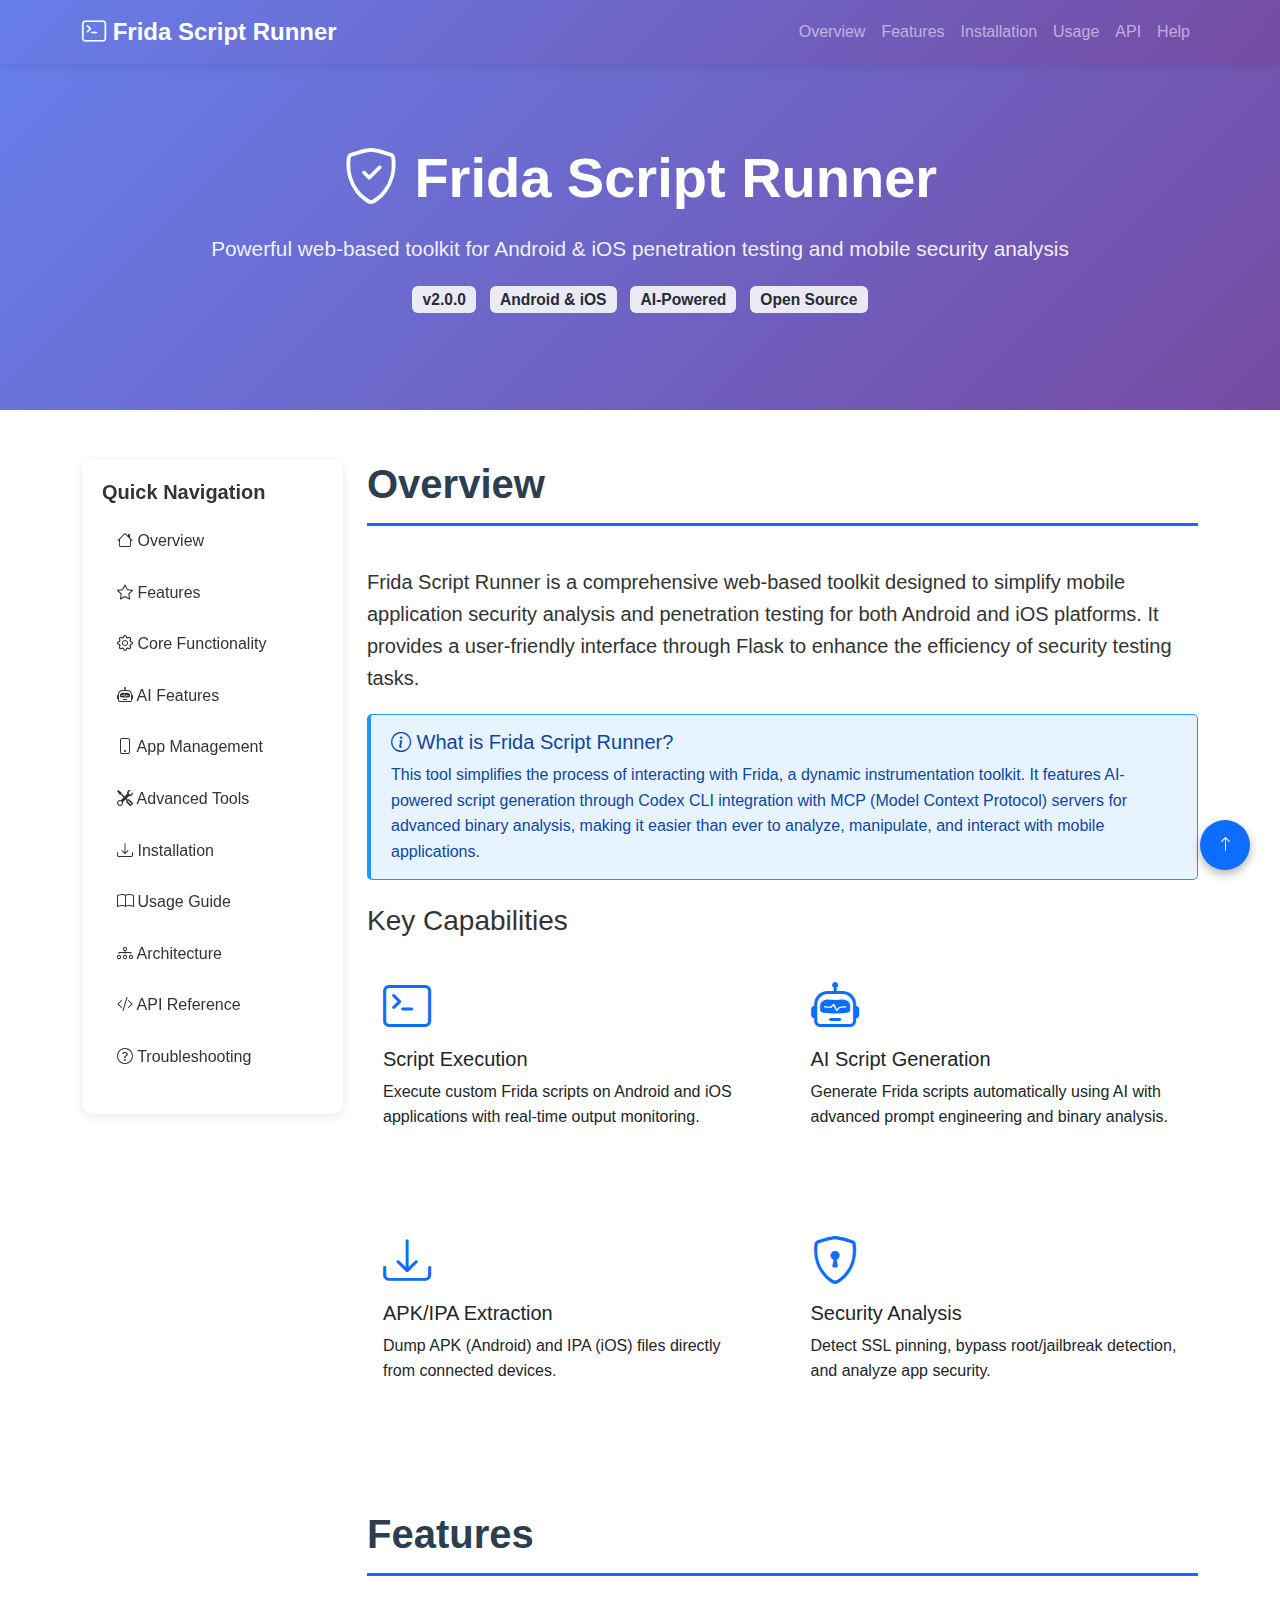
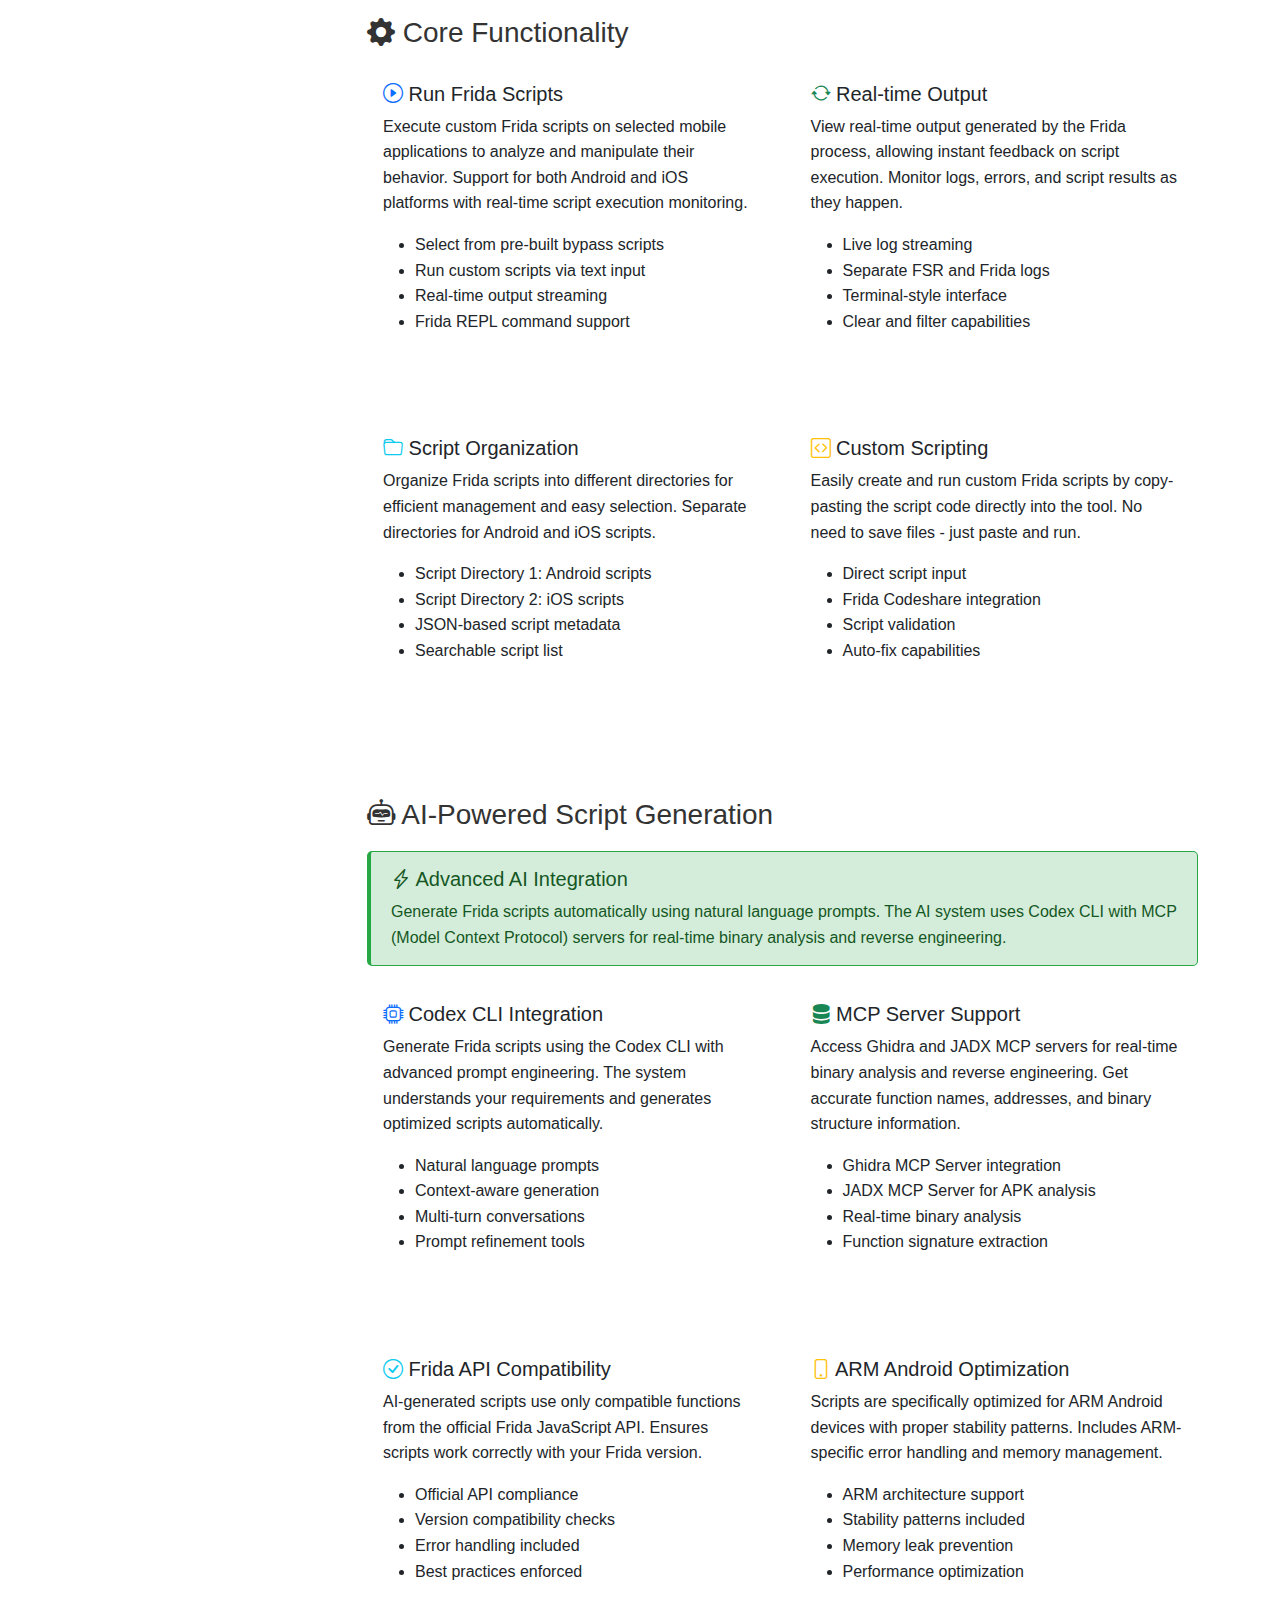
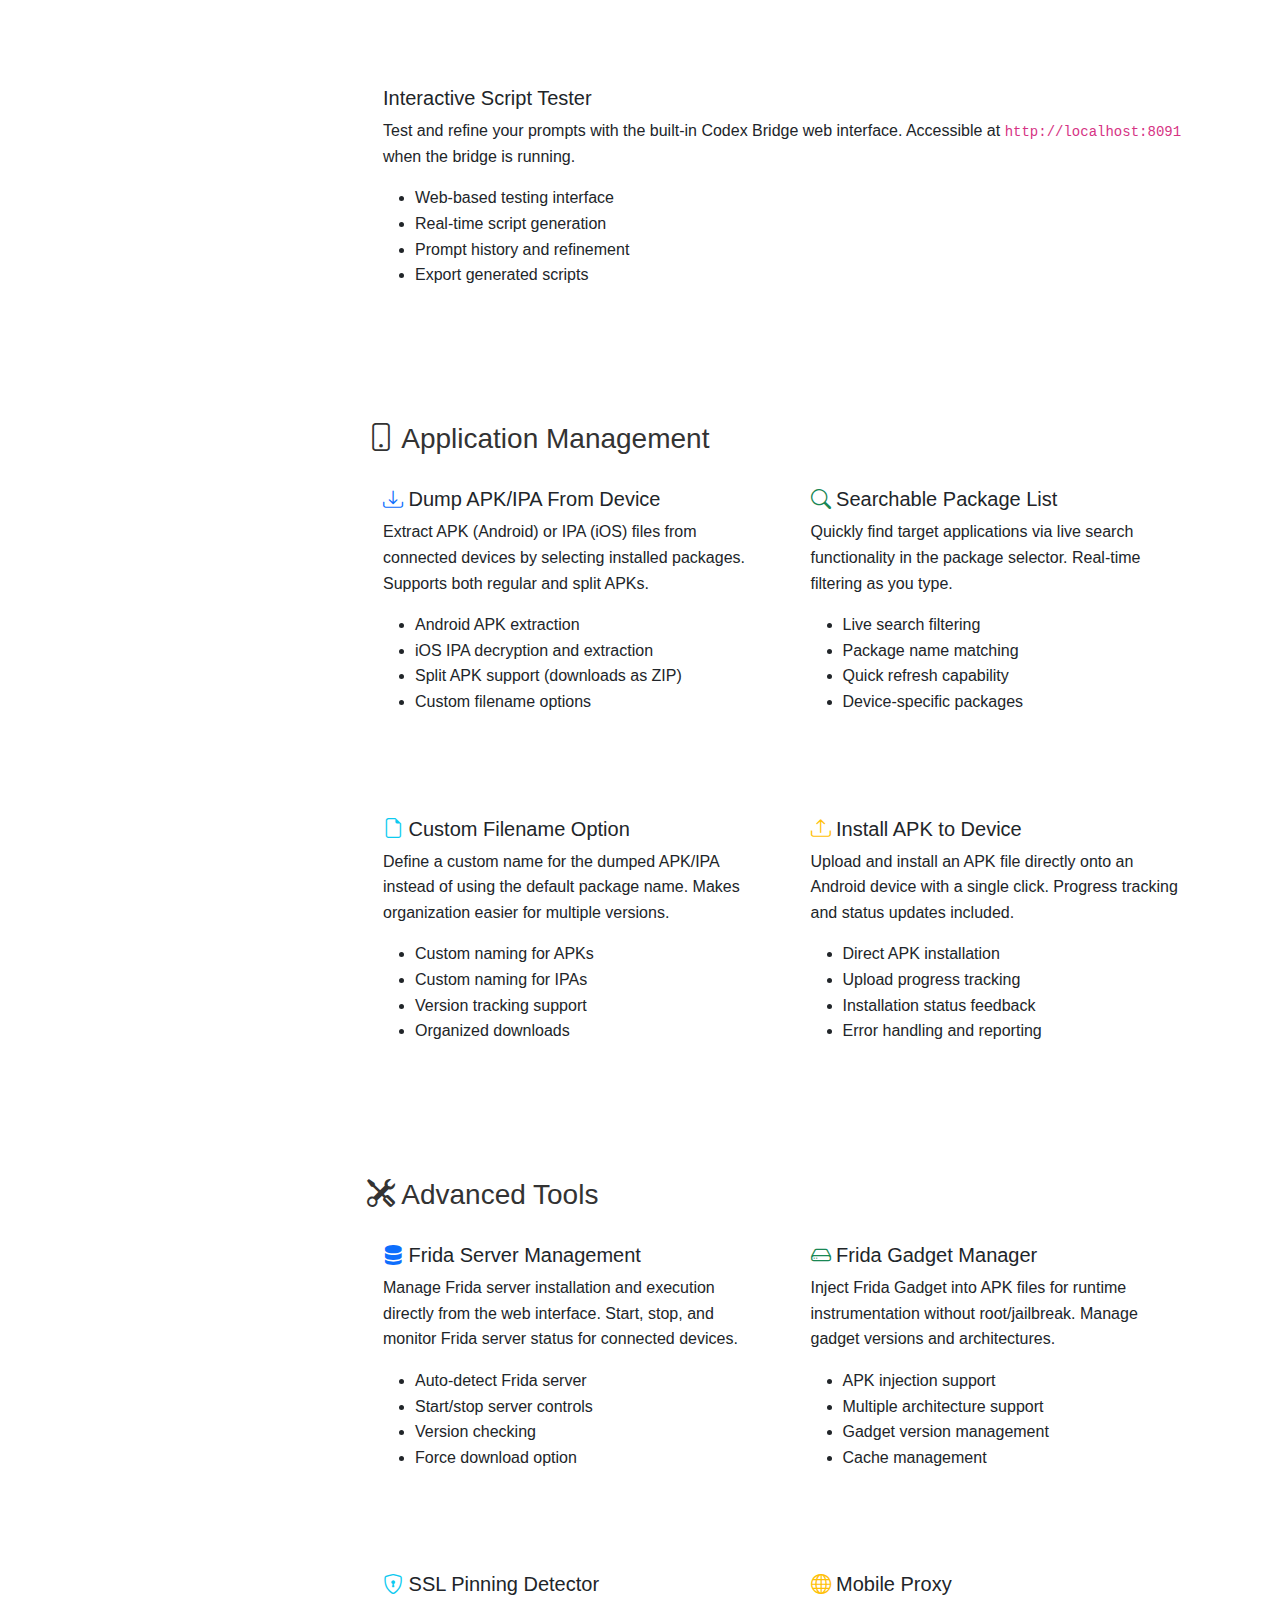
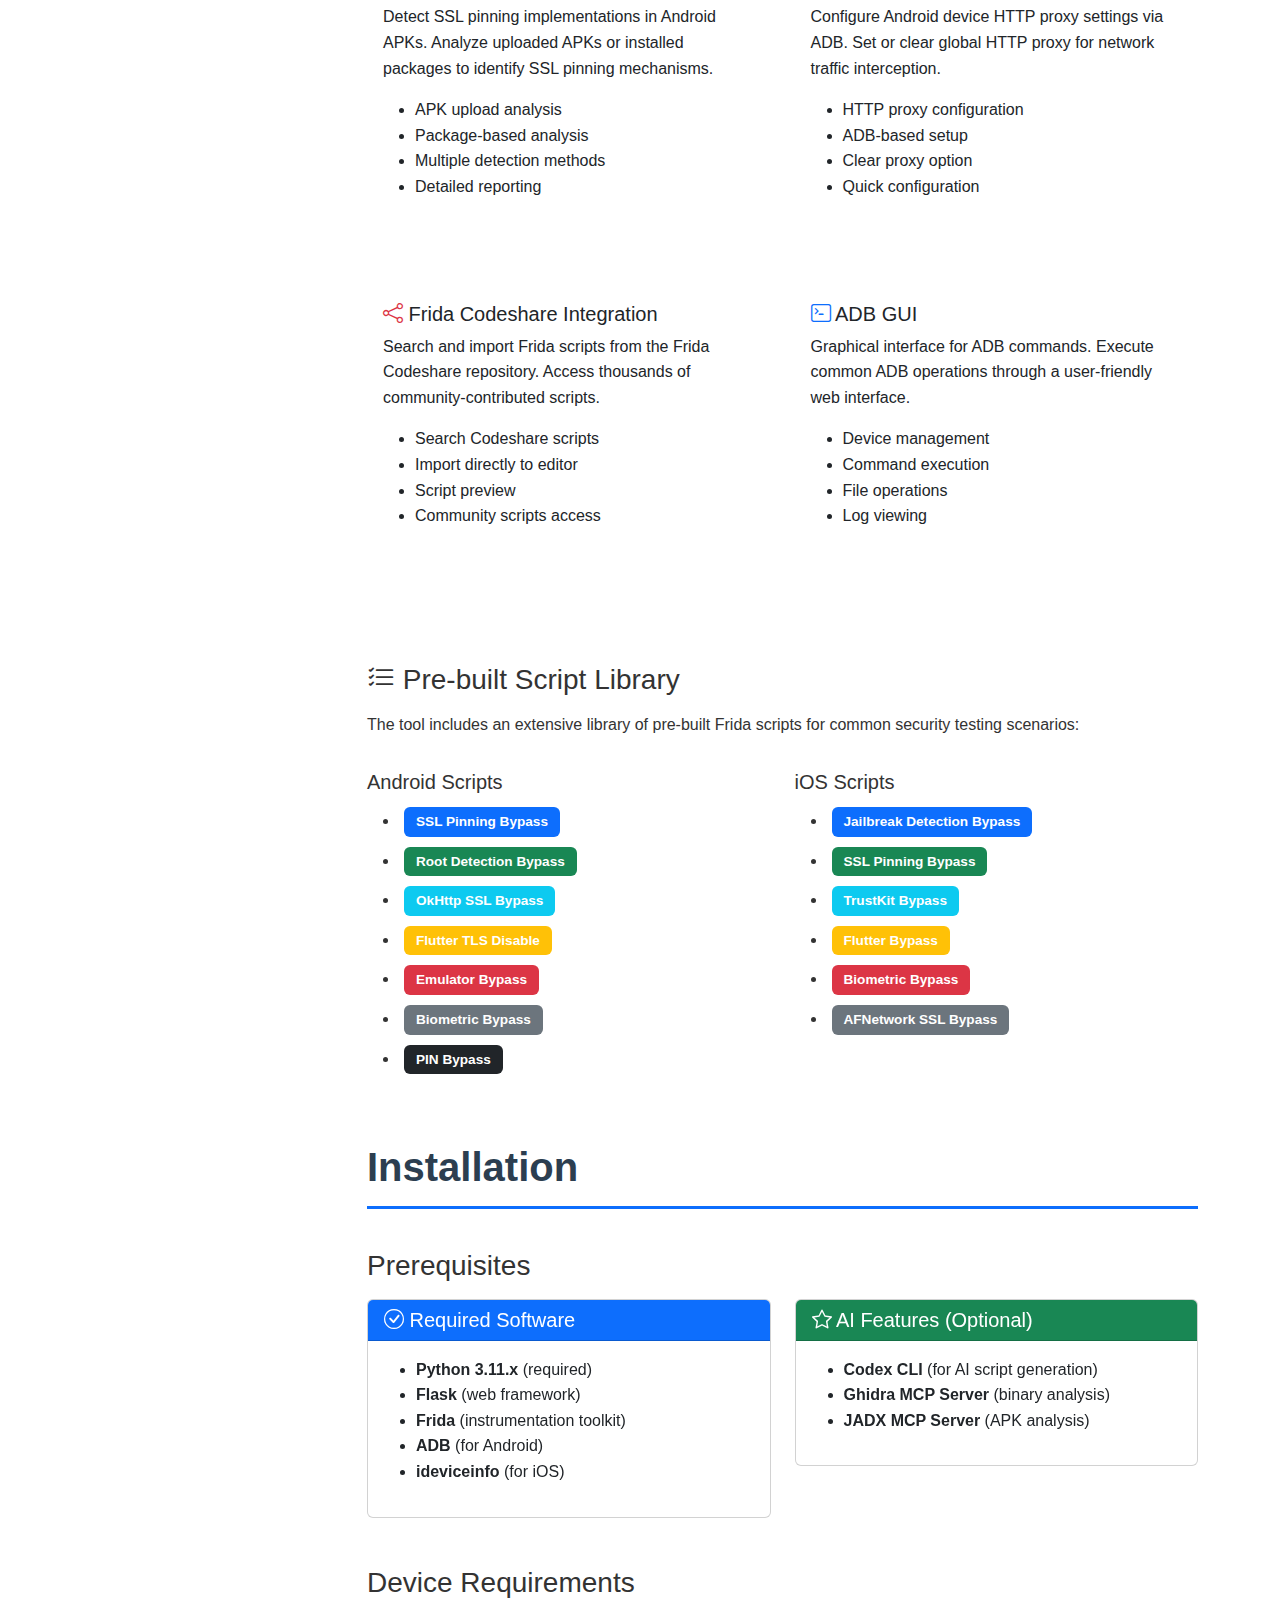
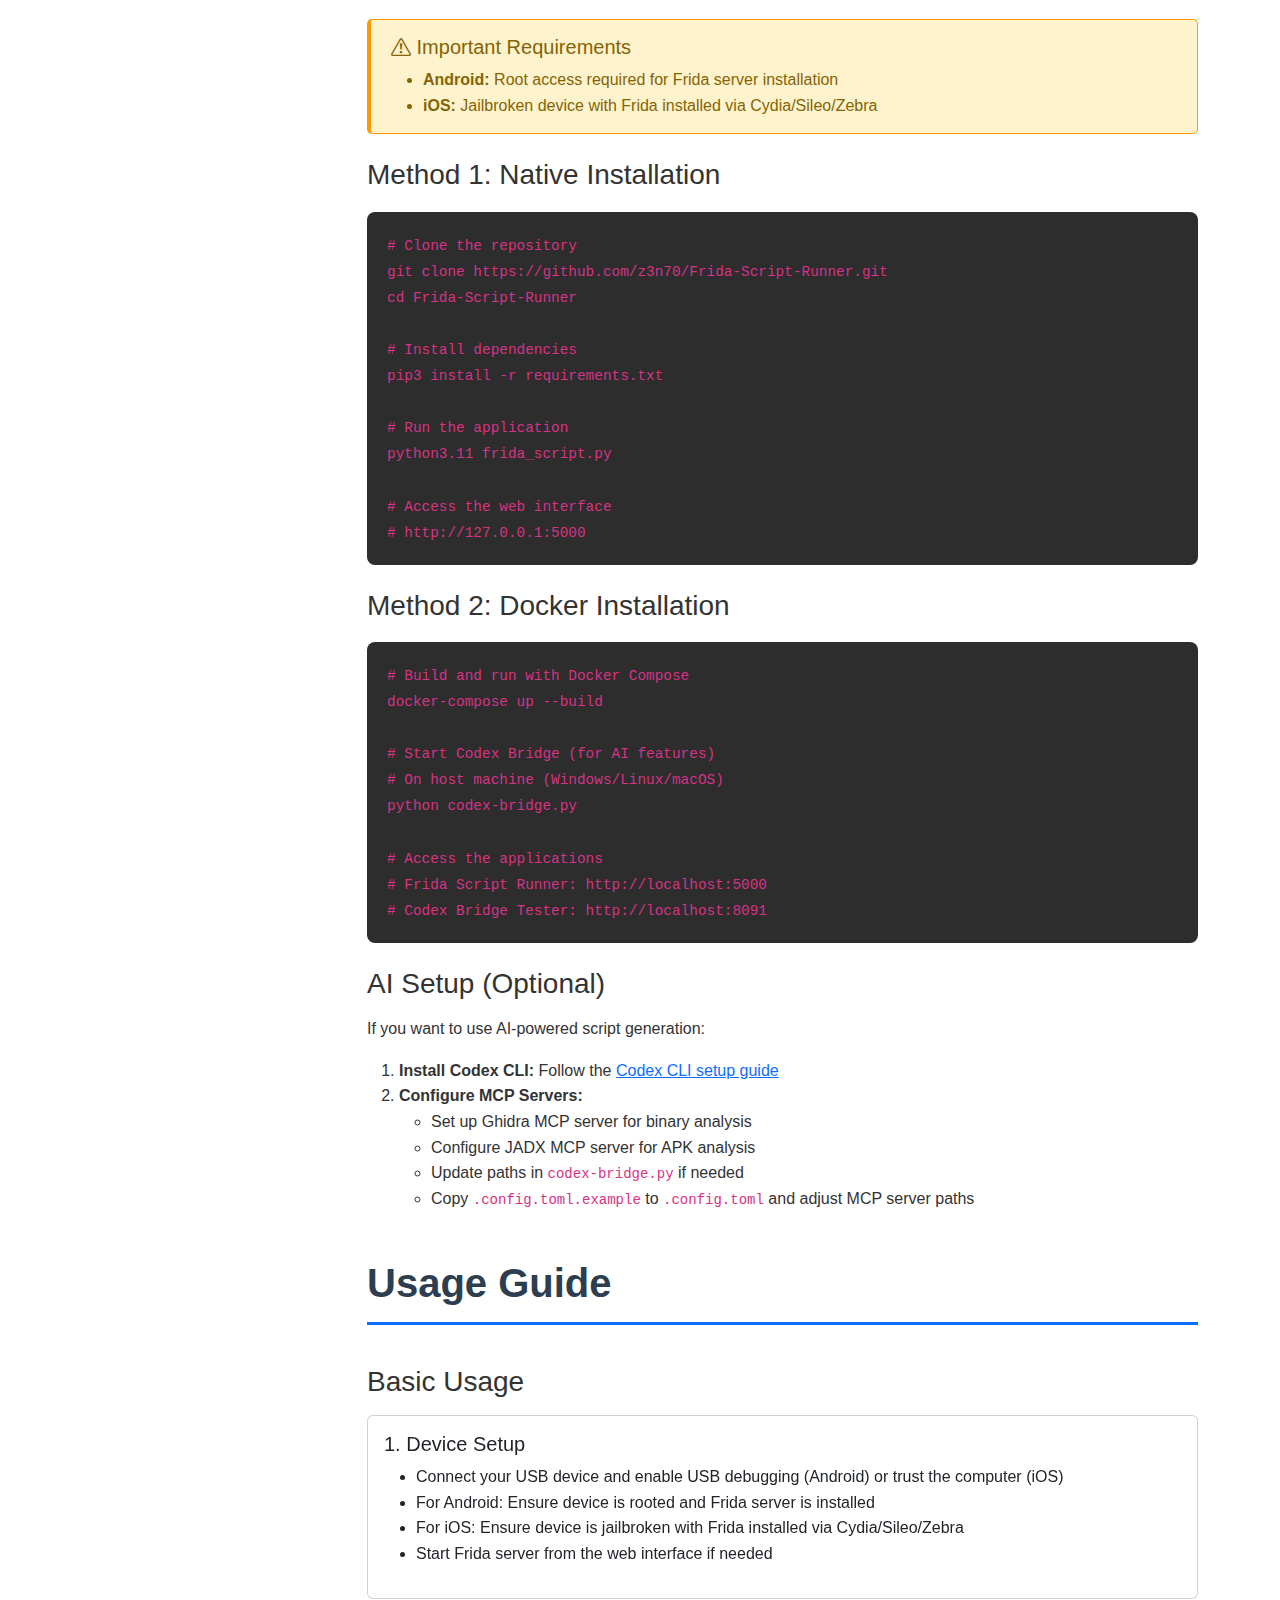
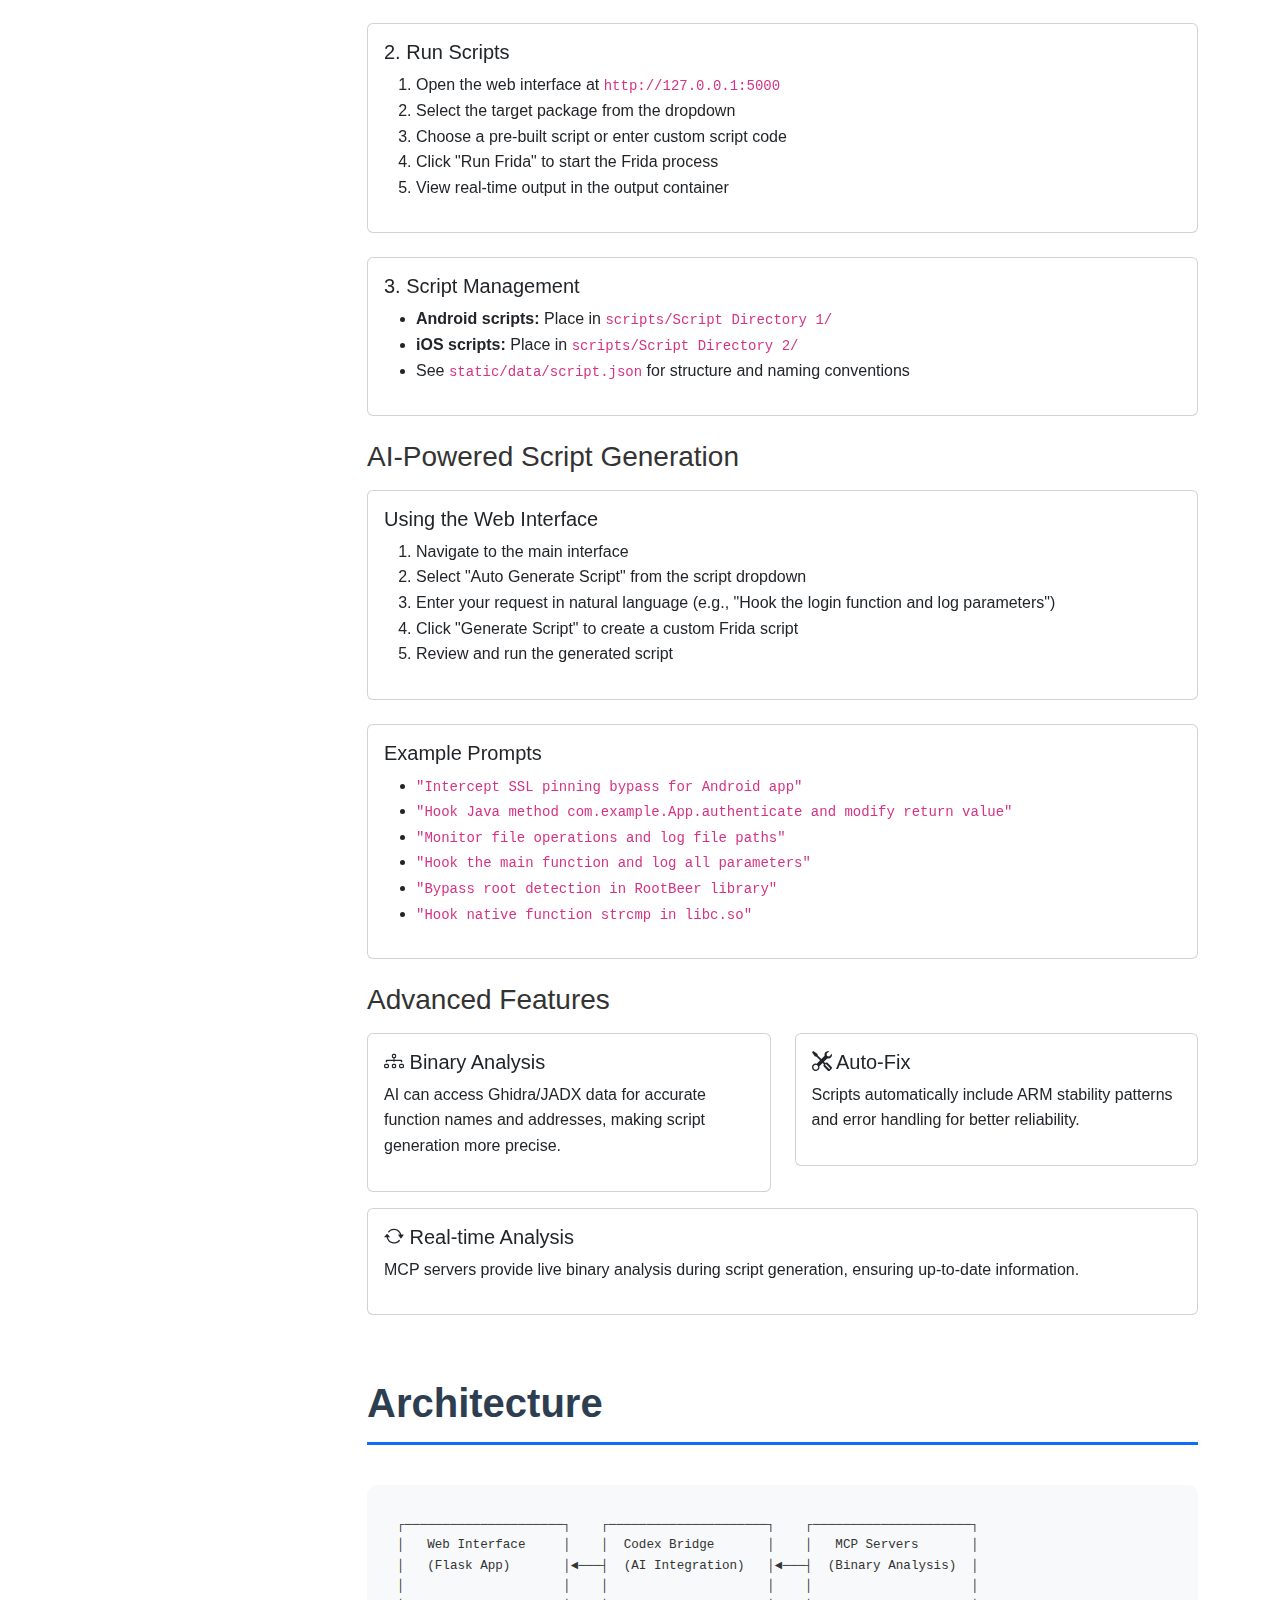
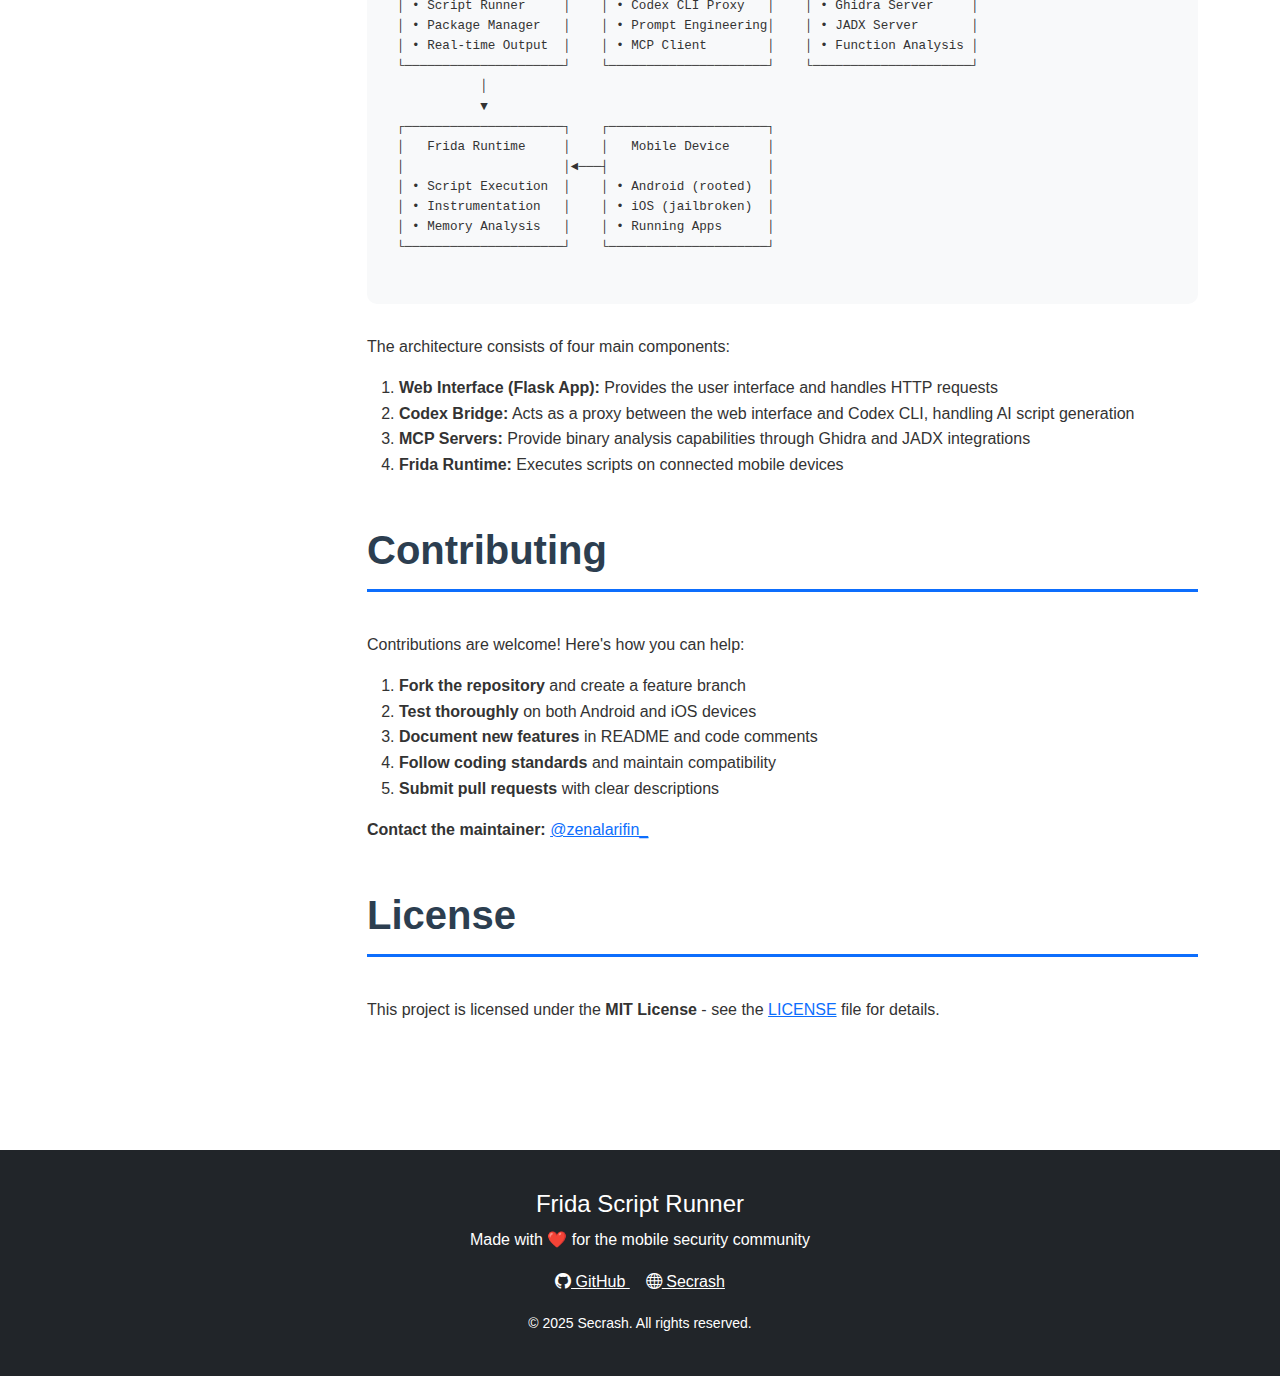
<file: index.html>
<!DOCTYPE html>
<html lang="en">
<head>
    <meta charset="UTF-8">
    <meta name="viewport" content="width=device-width, initial-scale=1.0">
    <title>Frida Script Runner - Complete Documentation</title>
    <link href="https://cdn.jsdelivr.net/npm/bootstrap@5.3.0/dist/css/bootstrap.min.css" rel="stylesheet">
    <link rel="stylesheet" href="https://cdn.jsdelivr.net/npm/bootstrap-icons@1.11.0/font/bootstrap-icons.css">
    <style>
        :root {
            --primary-color: #0d6efd;
            --secondary-color: #6c757d;
            --success-color: #198754;
            --dark-bg: #212529;
            --light-bg: #f8f9fa;
        }
        
        body {
            font-family: -apple-system, BlinkMacSystemFont, 'Segoe UI', Roboto, 'Helvetica Neue', Arial, sans-serif;
            line-height: 1.6;
            color: #333;
        }
        
        .navbar {
            background: linear-gradient(135deg, #667eea 0%, #764ba2 100%);
            box-shadow: 0 2px 10px rgba(0,0,0,0.1);
        }
        
        .navbar-brand {
            font-weight: 700;
            font-size: 1.5rem;
        }
        
        .hero-section {
            background: linear-gradient(135deg, #667eea 0%, #764ba2 100%);
            color: white;
            padding: 80px 0;
            margin-bottom: 50px;
        }
        
        .hero-section h1 {
            font-size: 3.5rem;
            font-weight: 700;
            margin-bottom: 20px;
        }
        
        .hero-section p {
            font-size: 1.3rem;
            opacity: 0.9;
        }
        
        .feature-card {
            transition: transform 0.3s ease, box-shadow 0.3s ease;
            border: none;
            border-radius: 10px;
            margin-bottom: 30px;
            height: 100%;
        }
        
        .feature-card:hover {
            transform: translateY(-5px);
            box-shadow: 0 10px 30px rgba(0,0,0,0.15);
        }
        
        .feature-icon {
            font-size: 3rem;
            color: var(--primary-color);
            margin-bottom: 20px;
        }
        
        .section-title {
            font-size: 2.5rem;
            font-weight: 700;
            margin-bottom: 40px;
            color: #2c3e50;
            border-bottom: 3px solid var(--primary-color);
            padding-bottom: 15px;
        }
        
        .code-block {
            background: #2d2d2d;
            color: #f8f8f2;
            padding: 20px;
            border-radius: 8px;
            overflow-x: auto;
            margin: 20px 0;
        }
        
        .code-block code {
            font-family: 'Courier New', monospace;
            font-size: 0.9rem;
        }
        
        .badge-feature {
            font-size: 0.85rem;
            padding: 8px 12px;
            margin: 5px;
        }
        
        .table-responsive {
            border-radius: 8px;
            overflow: hidden;
        }
        
        .table thead {
            background: var(--primary-color);
            color: white;
        }
        
        .sidebar {
            position: sticky;
            top: 20px;
            background: white;
            border-radius: 10px;
            padding: 20px;
            box-shadow: 0 2px 10px rgba(0,0,0,0.1);
        }
        
        .sidebar ul {
            list-style: none;
            padding: 0;
        }
        
        .sidebar ul li {
            margin: 10px 0;
        }
        
        .sidebar ul li a {
            color: #333;
            text-decoration: none;
            padding: 8px 15px;
            display: block;
            border-radius: 5px;
            transition: all 0.3s ease;
        }
        
        .sidebar ul li a:hover {
            background: var(--light-bg);
            color: var(--primary-color);
            padding-left: 20px;
        }
        
        .alert-custom {
            border-left: 4px solid;
            border-radius: 5px;
            padding: 15px 20px;
            margin: 20px 0;
        }
        
        .alert-info-custom {
            background: #e7f3ff;
            border-color: #2196F3;
            color: #0d47a1;
        }
        
        .alert-warning-custom {
            background: #fff3cd;
            border-color: #ff9800;
            color: #856404;
        }
        
        .alert-success-custom {
            background: #d4edda;
            border-color: #28a745;
            color: #155724;
        }
        
        .architecture-diagram {
            background: var(--light-bg);
            padding: 30px;
            border-radius: 10px;
            margin: 30px 0;
            font-family: monospace;
            font-size: 0.9rem;
        }
        
        .footer {
            background: var(--dark-bg);
            color: white;
            padding: 40px 0;
            margin-top: 80px;
        }
        
        .back-to-top {
            position: fixed;
            bottom: 30px;
            right: 30px;
            background: var(--primary-color);
            color: white;
            width: 50px;
            height: 50px;
            border-radius: 50%;
            display: flex;
            align-items: center;
            justify-content: center;
            cursor: pointer;
            box-shadow: 0 4px 10px rgba(0,0,0,0.3);
            transition: all 0.3s ease;
            z-index: 1000;
        }
        
        .back-to-top:hover {
            transform: translateY(-5px);
            box-shadow: 0 6px 15px rgba(0,0,0,0.4);
        }
        
        @media (max-width: 768px) {
            .hero-section h1 {
                font-size: 2rem;
            }
            
            .hero-section p {
                font-size: 1rem;
            }
            
            .section-title {
                font-size: 1.8rem;
            }
        }
    </style>
</head>
<body>
    <!-- Navigation -->
    <nav class="navbar navbar-expand-lg navbar-dark">
        <div class="container">
            <a class="navbar-brand" href="#"><i class="bi bi-terminal"></i> Frida Script Runner</a>
            <button class="navbar-toggler" type="button" data-bs-toggle="collapse" data-bs-target="#navbarNav">
                <span class="navbar-toggler-icon"></span>
            </button>
            <div class="collapse navbar-collapse" id="navbarNav">
                <ul class="navbar-nav ms-auto">
                    <li class="nav-item"><a class="nav-link" href="#overview">Overview</a></li>
                    <li class="nav-item"><a class="nav-link" href="#features">Features</a></li>
                    <li class="nav-item"><a class="nav-link" href="#installation">Installation</a></li>
                    <li class="nav-item"><a class="nav-link" href="#usage">Usage</a></li>
                    <li class="nav-item"><a class="nav-link" href="#api">API</a></li>
                    <li class="nav-item"><a class="nav-link" href="#troubleshooting">Help</a></li>
                </ul>
            </div>
        </div>
    </nav>

    <!-- Hero Section -->
    <div class="hero-section">
        <div class="container text-center">
            <h1><i class="bi bi-shield-check"></i> Frida Script Runner</h1>
            <p class="lead">Powerful web-based toolkit for Android & iOS penetration testing and mobile security analysis</p>
            <p class="mt-3">
                <span class="badge bg-light text-dark me-2">v2.0.0</span>
                <span class="badge bg-light text-dark me-2">Android & iOS</span>
                <span class="badge bg-light text-dark me-2">AI-Powered</span>
                <span class="badge bg-light text-dark">Open Source</span>
            </p>
        </div>
    </div>

    <div class="container">
        <div class="row">
            <!-- Sidebar Navigation -->
            <div class="col-lg-3 d-none d-lg-block">
                <div class="sidebar">
                    <h5 class="fw-bold mb-3">Quick Navigation</h5>
                    <ul>
                        <li><a href="#overview"><i class="bi bi-house"></i> Overview</a></li>
                        <li><a href="#features"><i class="bi bi-star"></i> Features</a></li>
                        <li><a href="#core-functionality"><i class="bi bi-gear"></i> Core Functionality</a></li>
                        <li><a href="#ai-features"><i class="bi bi-robot"></i> AI Features</a></li>
                        <li><a href="#app-management"><i class="bi bi-phone"></i> App Management</a></li>
                        <li><a href="#advanced-tools"><i class="bi bi-tools"></i> Advanced Tools</a></li>
                        <li><a href="#installation"><i class="bi bi-download"></i> Installation</a></li>
                        <li><a href="#usage"><i class="bi bi-book"></i> Usage Guide</a></li>
                        <li><a href="#architecture"><i class="bi bi-diagram-3"></i> Architecture</a></li>
                        <li><a href="#api"><i class="bi bi-code-slash"></i> API Reference</a></li>
                        <li><a href="#troubleshooting"><i class="bi bi-question-circle"></i> Troubleshooting</a></li>
                    </ul>
                </div>
            </div>

            <!-- Main Content -->
            <div class="col-lg-9">
                <!-- Overview -->
                <section id="overview" class="mb-5">
                    <h2 class="section-title">Overview</h2>
                    <p class="lead">
                        Frida Script Runner is a comprehensive web-based toolkit designed to simplify mobile application security analysis 
                        and penetration testing for both Android and iOS platforms. It provides a user-friendly interface through Flask 
                        to enhance the efficiency of security testing tasks.
                    </p>
                    
                    <div class="alert alert-info-custom alert-custom">
                        <h5><i class="bi bi-info-circle"></i> What is Frida Script Runner?</h5>
                        <p class="mb-0">
                            This tool simplifies the process of interacting with Frida, a dynamic instrumentation toolkit. 
                            It features AI-powered script generation through Codex CLI integration with MCP (Model Context Protocol) 
                            servers for advanced binary analysis, making it easier than ever to analyze, manipulate, and interact 
                            with mobile applications.
                        </p>
                    </div>

                    <h3 class="mt-4 mb-3">Key Capabilities</h3>
                    <div class="row">
                        <div class="col-md-6 mb-3">
                            <div class="card feature-card h-100">
                                <div class="card-body">
                                    <i class="bi bi-terminal feature-icon"></i>
                                    <h5>Script Execution</h5>
                                    <p>Execute custom Frida scripts on Android and iOS applications with real-time output monitoring.</p>
                                </div>
                            </div>
                        </div>
                        <div class="col-md-6 mb-3">
                            <div class="card feature-card h-100">
                                <div class="card-body">
                                    <i class="bi bi-robot feature-icon"></i>
                                    <h5>AI Script Generation</h5>
                                    <p>Generate Frida scripts automatically using AI with advanced prompt engineering and binary analysis.</p>
                                </div>
                            </div>
                        </div>
                        <div class="col-md-6 mb-3">
                            <div class="card feature-card h-100">
                                <div class="card-body">
                                    <i class="bi bi-download feature-icon"></i>
                                    <h5>APK/IPA Extraction</h5>
                                    <p>Dump APK (Android) and IPA (iOS) files directly from connected devices.</p>
                                </div>
                            </div>
                        </div>
                        <div class="col-md-6 mb-3">
                            <div class="card feature-card h-100">
                                <div class="card-body">
                                    <i class="bi bi-shield-lock feature-icon"></i>
                                    <h5>Security Analysis</h5>
                                    <p>Detect SSL pinning, bypass root/jailbreak detection, and analyze app security.</p>
                                </div>
                            </div>
                        </div>
                    </div>
                </section>

                <!-- Features -->
                <section id="features" class="mb-5">
                    <h2 class="section-title">Features</h2>
                    
                    <div id="core-functionality">
                        <h3 class="mt-4 mb-3"><i class="bi bi-gear-fill"></i> Core Functionality</h3>
                        <div class="row">
                            <div class="col-md-6 mb-4">
                                <div class="card feature-card">
                                    <div class="card-body">
                                        <h5><i class="bi bi-play-circle text-primary"></i> Run Frida Scripts</h5>
                                        <p>Execute custom Frida scripts on selected mobile applications to analyze and manipulate their behavior. 
                                        Support for both Android and iOS platforms with real-time script execution monitoring.</p>
                                        <ul>
                                            <li>Select from pre-built bypass scripts</li>
                                            <li>Run custom scripts via text input</li>
                                            <li>Real-time output streaming</li>
                                            <li>Frida REPL command support</li>
                                        </ul>
                                    </div>
                                </div>
                            </div>
                            
                            <div class="col-md-6 mb-4">
                                <div class="card feature-card">
                                    <div class="card-body">
                                        <h5><i class="bi bi-arrow-repeat text-success"></i> Real-time Output</h5>
                                        <p>View real-time output generated by the Frida process, allowing instant feedback on script execution. 
                                        Monitor logs, errors, and script results as they happen.</p>
                                        <ul>
                                            <li>Live log streaming</li>
                                            <li>Separate FSR and Frida logs</li>
                                            <li>Terminal-style interface</li>
                                            <li>Clear and filter capabilities</li>
                                        </ul>
                                    </div>
                                </div>
                            </div>
                            
                            <div class="col-md-6 mb-4">
                                <div class="card feature-card">
                                    <div class="card-body">
                                        <h5><i class="bi bi-folder text-info"></i> Script Organization</h5>
                                        <p>Organize Frida scripts into different directories for efficient management and easy selection. 
                                        Separate directories for Android and iOS scripts.</p>
                                        <ul>
                                            <li>Script Directory 1: Android scripts</li>
                                            <li>Script Directory 2: iOS scripts</li>
                                            <li>JSON-based script metadata</li>
                                            <li>Searchable script list</li>
                                        </ul>
                                    </div>
                                </div>
                            </div>
                            
                            <div class="col-md-6 mb-4">
                                <div class="card feature-card">
                                    <div class="card-body">
                                        <h5><i class="bi bi-code-square text-warning"></i> Custom Scripting</h5>
                                        <p>Easily create and run custom Frida scripts by copy-pasting the script code directly into the tool. 
                                        No need to save files - just paste and run.</p>
                                        <ul>
                                            <li>Direct script input</li>
                                            <li>Frida Codeshare integration</li>
                                            <li>Script validation</li>
                                            <li>Auto-fix capabilities</li>
                                        </ul>
                                    </div>
                                </div>
                            </div>
                        </div>
                    </div>

                    <div id="ai-features" class="mt-5">
                        <h3 class="mt-4 mb-3"><i class="bi bi-robot"></i> AI-Powered Script Generation </h3>
                        <div class="alert alert-success-custom alert-custom">
                            <h5><i class="bi bi-lightning-charge"></i> Advanced AI Integration</h5>
                            <p class="mb-0">
                                Generate Frida scripts automatically using natural language prompts. The AI system uses Codex CLI 
                                with MCP (Model Context Protocol) servers for real-time binary analysis and reverse engineering.
                            </p>
                        </div>
                        
                        <div class="row">
                            <div class="col-md-6 mb-4">
                                <div class="card feature-card">
                                    <div class="card-body">
                                        <h5><i class="bi bi-cpu text-primary"></i> Codex CLI Integration</h5>
                                        <p>Generate Frida scripts using the Codex CLI with advanced prompt engineering. 
                                        The system understands your requirements and generates optimized scripts automatically.</p>
                                        <ul>
                                            <li>Natural language prompts</li>
                                            <li>Context-aware generation</li>
                                            <li>Multi-turn conversations</li>
                                            <li>Prompt refinement tools</li>
                                        </ul>
                                    </div>
                                </div>
                            </div>
                            
                            <div class="col-md-6 mb-4">
                                <div class="card feature-card">
                                    <div class="card-body">
                                        <h5><i class="bi bi-server text-success"></i> MCP Server Support</h5>
                                        <p>Access Ghidra and JADX MCP servers for real-time binary analysis and reverse engineering. 
                                        Get accurate function names, addresses, and binary structure information.</p>
                                        <ul>
                                            <li>Ghidra MCP Server integration</li>
                                            <li>JADX MCP Server for APK analysis</li>
                                            <li>Real-time binary analysis</li>
                                            <li>Function signature extraction</li>
                                        </ul>
                                    </div>
                                </div>
                            </div>
                            
                            <div class="col-md-6 mb-4">
                                <div class="card feature-card">
                                    <div class="card-body">
                                        <h5><i class="bi bi-check-circle text-info"></i> Frida API Compatibility</h5>
                                        <p>AI-generated scripts use only compatible functions from the official Frida JavaScript API. 
                                        Ensures scripts work correctly with your Frida version.</p>
                                        <ul>
                                            <li>Official API compliance</li>
                                            <li>Version compatibility checks</li>
                                            <li>Error handling included</li>
                                            <li>Best practices enforced</li>
                                        </ul>
                                    </div>
                                </div>
                            </div>
                            
                            <div class="col-md-6 mb-4">
                                <div class="card feature-card">
                                    <div class="card-body">
                                        <h5><i class="bi bi-phone text-warning"></i> ARM Android Optimization</h5>
                                        <p>Scripts are specifically optimized for ARM Android devices with proper stability patterns. 
                                        Includes ARM-specific error handling and memory management.</p>
                                        <ul>
                                            <li>ARM architecture support</li>
                                            <li>Stability patterns included</li>
                                            <li>Memory leak prevention</li>
                                            <li>Performance optimization</li>
                                        </ul>
                                    </div>
                                </div>
                            </div>
                            
                            <div class="col-md-12 mb-4">
                                <div class="card feature-card">
                                    <div class="card-body">
                                        <h5><i class="bi bi-flask text-danger"></i> Interactive Script Tester</h5>
                                        <p>Test and refine your prompts with the built-in Codex Bridge web interface. 
                                        Accessible at <code>http://localhost:8091</code> when the bridge is running.</p>
                                        <ul>
                                            <li>Web-based testing interface</li>
                                            <li>Real-time script generation</li>
                                            <li>Prompt history and refinement</li>
                                            <li>Export generated scripts</li>
                                        </ul>
                                    </div>
                                </div>
                            </div>
                        </div>
                    </div>

                    <div id="app-management" class="mt-5">
                        <h3 class="mt-4 mb-3"><i class="bi bi-phone"></i> Application Management</h3>
                        <div class="row">
                            <div class="col-md-6 mb-4">
                                <div class="card feature-card">
                                    <div class="card-body">
                                        <h5><i class="bi bi-download text-primary"></i> Dump APK/IPA From Device</h5>
                                        <p>Extract APK (Android) or IPA (iOS) files from connected devices by selecting installed packages. 
                                        Supports both regular and split APKs.</p>
                                        <ul>
                                            <li>Android APK extraction</li>
                                            <li>iOS IPA decryption and extraction</li>
                                            <li>Split APK support (downloads as ZIP)</li>
                                            <li>Custom filename options</li>
                                        </ul>
                                    </div>
                                </div>
                            </div>
                            
                            <div class="col-md-6 mb-4">
                                <div class="card feature-card">
                                    <div class="card-body">
                                        <h5><i class="bi bi-search text-success"></i> Searchable Package List</h5>
                                        <p>Quickly find target applications via live search functionality in the package selector. 
                                        Real-time filtering as you type.</p>
                                        <ul>
                                            <li>Live search filtering</li>
                                            <li>Package name matching</li>
                                            <li>Quick refresh capability</li>
                                            <li>Device-specific packages</li>
                                        </ul>
                                    </div>
                                </div>
                            </div>
                            
                            <div class="col-md-6 mb-4">
                                <div class="card feature-card">
                                    <div class="card-body">
                                        <h5><i class="bi bi-file-earmark text-info"></i> Custom Filename Option</h5>
                                        <p>Define a custom name for the dumped APK/IPA instead of using the default package name. 
                                        Makes organization easier for multiple versions.</p>
                                        <ul>
                                            <li>Custom naming for APKs</li>
                                            <li>Custom naming for IPAs</li>
                                            <li>Version tracking support</li>
                                            <li>Organized downloads</li>
                                        </ul>
                                    </div>
                                </div>
                            </div>
                            
                            <div class="col-md-6 mb-4">
                                <div class="card feature-card">
                                    <div class="card-body">
                                        <h5><i class="bi bi-upload text-warning"></i> Install APK to Device</h5>
                                        <p>Upload and install an APK file directly onto an Android device with a single click. 
                                        Progress tracking and status updates included.</p>
                                        <ul>
                                            <li>Direct APK installation</li>
                                            <li>Upload progress tracking</li>
                                            <li>Installation status feedback</li>
                                            <li>Error handling and reporting</li>
                                        </ul>
                                    </div>
                                </div>
                            </div>
                        </div>
                    </div>

                    <div id="advanced-tools" class="mt-5">
                        <h3 class="mt-4 mb-3"><i class="bi bi-tools"></i> Advanced Tools</h3>
                        <div class="row">
                            <div class="col-md-6 mb-4">
                                <div class="card feature-card">
                                    <div class="card-body">
                                        <h5><i class="bi bi-server text-primary"></i> Frida Server Management</h5>
                                        <p>Manage Frida server installation and execution directly from the web interface. 
                                        Start, stop, and monitor Frida server status for connected devices.</p>
                                        <ul>
                                            <li>Auto-detect Frida server</li>
                                            <li>Start/stop server controls</li>
                                            <li>Version checking</li>
                                            <li>Force download option</li>
                                        </ul>
                                    </div>
                                </div>
                            </div>
                            
                            <div class="col-md-6 mb-4">
                                <div class="card feature-card">
                                    <div class="card-body">
                                        <h5><i class="bi bi-hdd text-success"></i> Frida Gadget Manager</h5>
                                        <p>Inject Frida Gadget into APK files for runtime instrumentation without root/jailbreak. 
                                        Manage gadget versions and architectures.</p>
                                        <ul>
                                            <li>APK injection support</li>
                                            <li>Multiple architecture support</li>
                                            <li>Gadget version management</li>
                                            <li>Cache management</li>
                                        </ul>
                                    </div>
                                </div>
                            </div>
                            
                            <div class="col-md-6 mb-4">
                                <div class="card feature-card">
                                    <div class="card-body">
                                        <h5><i class="bi bi-shield-lock text-info"></i> SSL Pinning Detector</h5>
                                        <p>Detect SSL pinning implementations in Android APKs. Analyze uploaded APKs or installed packages 
                                        to identify SSL pinning mechanisms.</p>
                                        <ul>
                                            <li>APK upload analysis</li>
                                            <li>Package-based analysis</li>
                                            <li>Multiple detection methods</li>
                                            <li>Detailed reporting</li>
                                        </ul>
                                    </div>
                                </div>
                            </div>
                            
                            <div class="col-md-6 mb-4">
                                <div class="card feature-card">
                                    <div class="card-body">
                                        <h5><i class="bi bi-globe text-warning"></i> Mobile Proxy</h5>
                                        <p>Configure Android device HTTP proxy settings via ADB. Set or clear global HTTP proxy 
                                        for network traffic interception.</p>
                                        <ul>
                                            <li>HTTP proxy configuration</li>
                                            <li>ADB-based setup</li>
                                            <li>Clear proxy option</li>
                                            <li>Quick configuration</li>
                                        </ul>
                                    </div>
                                </div>
                            </div>
                            
                            <div class="col-md-6 mb-4">
                                <div class="card feature-card">
                                    <div class="card-body">
                                        <h5><i class="bi bi-share text-danger"></i> Frida Codeshare Integration</h5>
                                        <p>Search and import Frida scripts from the Frida Codeshare repository. 
                                        Access thousands of community-contributed scripts.</p>
                                        <ul>
                                            <li>Search Codeshare scripts</li>
                                            <li>Import directly to editor</li>
                                            <li>Script preview</li>
                                            <li>Community scripts access</li>
                                        </ul>
                                    </div>
                                </div>
                            </div>
                            
                            <div class="col-md-6 mb-4">
                                <div class="card feature-card">
                                    <div class="card-body">
                                        <h5><i class="bi bi-terminal text-primary"></i> ADB GUI</h5>
                                        <p>Graphical interface for ADB commands. Execute common ADB operations through 
                                        a user-friendly web interface.</p>
                                        <ul>
                                            <li>Device management</li>
                                            <li>Command execution</li>
                                            <li>File operations</li>
                                            <li>Log viewing</li>
                                        </ul>
                                    </div>
                                </div>
                            </div>
                        </div>
                    </div>

                    <div class="mt-5">
                        <h3 class="mt-4 mb-3"><i class="bi bi-list-check"></i> Pre-built Script Library</h3>
                        <p>The tool includes an extensive library of pre-built Frida scripts for common security testing scenarios:</p>
                        <div class="row">
                            <div class="col-md-6">
                                <h5 class="mt-3">Android Scripts</h5>
                                <ul>
                                    <li><span class="badge badge-feature bg-primary">SSL Pinning Bypass</span></li>
                                    <li><span class="badge badge-feature bg-success">Root Detection Bypass</span></li>
                                    <li><span class="badge badge-feature bg-info">OkHttp SSL Bypass</span></li>
                                    <li><span class="badge badge-feature bg-warning">Flutter TLS Disable</span></li>
                                    <li><span class="badge badge-feature bg-danger">Emulator Bypass</span></li>
                                    <li><span class="badge badge-feature bg-secondary">Biometric Bypass</span></li>
                                    <li><span class="badge badge-feature bg-dark">PIN Bypass</span></li>
                                </ul>
                            </div>
                            <div class="col-md-6">
                                <h5 class="mt-3">iOS Scripts</h5>
                                <ul>
                                    <li><span class="badge badge-feature bg-primary">Jailbreak Detection Bypass</span></li>
                                    <li><span class="badge badge-feature bg-success">SSL Pinning Bypass</span></li>
                                    <li><span class="badge badge-feature bg-info">TrustKit Bypass</span></li>
                                    <li><span class="badge badge-feature bg-warning">Flutter Bypass</span></li>
                                    <li><span class="badge badge-feature bg-danger">Biometric Bypass</span></li>
                                    <li><span class="badge badge-feature bg-secondary">AFNetwork SSL Bypass</span></li>
                                </ul>
                            </div>
                        </div>
                    </div>
                </section>

                <!-- Installation -->
                <section id="installation" class="mb-5">
                    <h2 class="section-title">Installation</h2>
                    
                    <h3 class="mt-4 mb-3">Prerequisites</h3>
                    <div class="row">
                        <div class="col-md-6 mb-4">
                            <div class="card">
                                <div class="card-header bg-primary text-white">
                                    <h5 class="mb-0"><i class="bi bi-check-circle"></i> Required Software</h5>
                                </div>
                                <div class="card-body">
                                    <ul>
                                        <li><strong>Python 3.11.x</strong> (required)</li>
                                        <li><strong>Flask</strong> (web framework)</li>
                                        <li><strong>Frida</strong> (instrumentation toolkit)</li>
                                        <li><strong>ADB</strong> (for Android)</li>
                                        <li><strong>ideviceinfo</strong> (for iOS)</li>
                                    </ul>
                                </div>
                            </div>
                        </div>
                        <div class="col-md-6 mb-4">
                            <div class="card">
                                <div class="card-header bg-success text-white">
                                    <h5 class="mb-0"><i class="bi bi-star"></i> AI Features (Optional)</h5>
                                </div>
                                <div class="card-body">
                                    <ul>
                                        <li><strong>Codex CLI</strong> (for AI script generation)</li>
                                        <li><strong>Ghidra MCP Server</strong> (binary analysis)</li>
                                        <li><strong>JADX MCP Server</strong> (APK analysis)</li>
                                    </ul>
                                </div>
                            </div>
                        </div>
                    </div>

                    <h3 class="mt-4 mb-3">Device Requirements</h3>
                    <div class="alert alert-warning-custom alert-custom">
                        <h5><i class="bi bi-exclamation-triangle"></i> Important Requirements</h5>
                        <ul class="mb-0">
                            <li><strong>Android:</strong> Root access required for Frida server installation</li>
                            <li><strong>iOS:</strong> Jailbroken device with Frida installed via Cydia/Sileo/Zebra</li>
                        </ul>
                    </div>

                    <h3 class="mt-4 mb-3">Method 1: Native Installation</h3>
                    <div class="code-block">
                        <code># Clone the repository<br>
git clone https://github.com/z3n70/Frida-Script-Runner.git<br>
cd Frida-Script-Runner<br><br>
# Install dependencies<br>
pip3 install -r requirements.txt<br><br>
# Run the application<br>
python3.11 frida_script.py<br><br>
# Access the web interface<br>
# http://127.0.0.1:5000</code>
                    </div>

                    <h3 class="mt-4 mb-3">Method 2: Docker Installation</h3>
                    <div class="code-block">
                        <code># Build and run with Docker Compose<br>
docker-compose up --build<br><br>
# Start Codex Bridge (for AI features)<br>
# On host machine (Windows/Linux/macOS)<br>
python codex-bridge.py<br><br>
# Access the applications<br>
# Frida Script Runner: http://localhost:5000<br>
# Codex Bridge Tester: http://localhost:8091</code>
                    </div>

                    <h3 class="mt-4 mb-3">AI Setup (Optional)</h3>
                    <p>If you want to use AI-powered script generation:</p>
                    <ol>
                        <li><strong>Install Codex CLI:</strong> Follow the <a href="https://platform.openai.com/docs/quickstart" target="_blank">Codex CLI setup guide</a></li>
                        <li><strong>Configure MCP Servers:</strong>
                            <ul>
                                <li>Set up Ghidra MCP server for binary analysis</li>
                                <li>Configure JADX MCP server for APK analysis</li>
                                <li>Update paths in <code>codex-bridge.py</code> if needed</li>
                                <li>Copy <code>.config.toml.example</code> to <code>.config.toml</code> and adjust MCP server paths</li>
                            </ul>
                        </li>
                    </ol>
                </section>

                <!-- Usage -->
                <section id="usage" class="mb-5">
                    <h2 class="section-title">Usage Guide</h2>
                    
                    <h3 class="mt-4 mb-3">Basic Usage</h3>
                    <div class="card mb-4">
                        <div class="card-body">
                            <h5>1. Device Setup</h5>
                            <ul>
                                <li>Connect your USB device and enable USB debugging (Android) or trust the computer (iOS)</li>
                                <li>For Android: Ensure device is rooted and Frida server is installed</li>
                                <li>For iOS: Ensure device is jailbroken with Frida installed via Cydia/Sileo/Zebra</li>
                                <li>Start Frida server from the web interface if needed</li>
                            </ul>
                        </div>
                    </div>

                    <div class="card mb-4">
                        <div class="card-body">
                            <h5>2. Run Scripts</h5>
                            <ol>
                                <li>Open the web interface at <code>http://127.0.0.1:5000</code></li>
                                <li>Select the target package from the dropdown</li>
                                <li>Choose a pre-built script or enter custom script code</li>
                                <li>Click "Run Frida" to start the Frida process</li>
                                <li>View real-time output in the output container</li>
                            </ol>
                        </div>
                    </div>

                    <div class="card mb-4">
                        <div class="card-body">
                            <h5>3. Script Management</h5>
                            <ul>
                                <li><strong>Android scripts:</strong> Place in <code>scripts/Script Directory 1/</code></li>
                                <li><strong>iOS scripts:</strong> Place in <code>scripts/Script Directory 2/</code></li>
                                <li>See <code>static/data/script.json</code> for structure and naming conventions</li>
                            </ul>
                        </div>
                    </div>

                    <h3 class="mt-4 mb-3">AI-Powered Script Generation</h3>
                    <div class="card mb-4">
                        <div class="card-body">
                            <h5>Using the Web Interface</h5>
                            <ol>
                                <li>Navigate to the main interface</li>
                                <li>Select "Auto Generate Script" from the script dropdown</li>
                                <li>Enter your request in natural language (e.g., "Hook the login function and log parameters")</li>
                                <li>Click "Generate Script" to create a custom Frida script</li>
                                <li>Review and run the generated script</li>
                            </ol>
                        </div>
                    </div>

                    <div class="card mb-4">
                        <div class="card-body">
                            <h5>Example Prompts</h5>
                            <ul>
                                <li><code>"Intercept SSL pinning bypass for Android app"</code></li>
                                <li><code>"Hook Java method com.example.App.authenticate and modify return value"</code></li>
                                <li><code>"Monitor file operations and log file paths"</code></li>
                                <li><code>"Hook the main function and log all parameters"</code></li>
                                <li><code>"Bypass root detection in RootBeer library"</code></li>
                                <li><code>"Hook native function strcmp in libc.so"</code></li>
                            </ul>
                        </div>
                    </div>

                    <h3 class="mt-4 mb-3">Advanced Features</h3>
                    <div class="row">
                        <div class="col-md-6 mb-3">
                            <div class="card">
                                <div class="card-body">
                                    <h5><i class="bi bi-diagram-3"></i> Binary Analysis</h5>
                                    <p>AI can access Ghidra/JADX data for accurate function names and addresses, making script generation more precise.</p>
                                </div>
                            </div>
                        </div>
                        <div class="col-md-6 mb-3">
                            <div class="card">
                                <div class="card-body">
                                    <h5><i class="bi bi-tools"></i> Auto-Fix</h5>
                                    <p>Scripts automatically include ARM stability patterns and error handling for better reliability.</p>
                                </div>
                            </div>
                        </div>
                        <div class="col-md-12 mb-3">
                            <div class="card">
                                <div class="card-body">
                                    <h5><i class="bi bi-arrow-repeat"></i> Real-time Analysis</h5>
                                    <p>MCP servers provide live binary analysis during script generation, ensuring up-to-date information.</p>
                                </div>
                            </div>
                        </div>
                    </div>
                </section>

                <!-- Architecture -->
                <section id="architecture" class="mb-5">
                    <h2 class="section-title">Architecture</h2>
                    <div class="architecture-diagram">
                        <pre>┌─────────────────────┐    ┌─────────────────────┐    ┌─────────────────────┐
│   Web Interface     │    │  Codex Bridge       │    │   MCP Servers       │
│   (Flask App)       │◄───┤  (AI Integration)   │◄───┤  (Binary Analysis)  │
│                     │    │                     │    │                     │
│ • Script Runner     │    │ • Codex CLI Proxy   │    │ • Ghidra Server     │
│ • Package Manager   │    │ • Prompt Engineering│    │ • JADX Server       │
│ • Real-time Output  │    │ • MCP Client        │    │ • Function Analysis │
└─────────────────────┘    └─────────────────────┘    └─────────────────────┘
           │
           ▼
┌─────────────────────┐    ┌─────────────────────┐
│   Frida Runtime     │    │   Mobile Device     │
│                     │◄───┤                     │
│ • Script Execution  │    │ • Android (rooted)  │
│ • Instrumentation   │    │ • iOS (jailbroken)  │
│ • Memory Analysis   │    │ • Running Apps      │
└─────────────────────┘    └─────────────────────┘</pre>
                    </div>
                    <p class="mt-3">
                        The architecture consists of four main components:
                    </p>
                    <ol>
                        <li><strong>Web Interface (Flask App):</strong> Provides the user interface and handles HTTP requests</li>
                        <li><strong>Codex Bridge:</strong> Acts as a proxy between the web interface and Codex CLI, handling AI script generation</li>
                        <li><strong>MCP Servers:</strong> Provide binary analysis capabilities through Ghidra and JADX integrations</li>
                        <li><strong>Frida Runtime:</strong> Executes scripts on connected mobile devices</li>
                    </ol>
                </section>
                <!-- Contributing -->
                <section id="contributing" class="mb-5">
                    <h2 class="section-title">Contributing</h2>
                    <p>Contributions are welcome! Here's how you can help:</p>
                    <ol>
                        <li><strong>Fork the repository</strong> and create a feature branch</li>
                        <li><strong>Test thoroughly</strong> on both Android and iOS devices</li>
                        <li><strong>Document new features</strong> in README and code comments</li>
                        <li><strong>Follow coding standards</strong> and maintain compatibility</li>
                        <li><strong>Submit pull requests</strong> with clear descriptions</li>
                    </ol>
                    <p class="mt-3">
                        <strong>Contact the maintainer:</strong> 
                        <a href="https://x.com/zenalarifin_" target="_blank">@zenalarifin_</a>
                    </p>
                </section>

                <!-- License -->
                <section id="license" class="mb-5">
                    <h2 class="section-title">License</h2>
                    <p>This project is licensed under the <strong>MIT License</strong> - see the <a href="https://github.com/z3n70/Frida-Script-Runner/blob/main/LICENSE" target="_blank">LICENSE</a> file for details.</p>
                </section>
            </div>
        </div>
    </div>

    <!-- Footer -->
    <footer class="footer">
        <div class="container text-center">
            <h4>Frida Script Runner</h4>
            <p>Made with ❤️ for the mobile security community</p>
            <p class="mb-0">
                <a href="https://github.com/z3n70/Frida-Script-Runner" target="_blank" class="text-white me-3">
                    <i class="bi bi-github"></i> GitHub
                </a>
                <a href="https://secrash.com" target="_blank" class="text-white">
                    <i class="bi bi-globe"></i> Secrash
                </a>
            </p>
            <p class="mt-3 mb-0"><small>© 2025 Secrash. All rights reserved.</small></p>
        </div>
    </footer>

    <!-- Back to Top Button -->
    <div class="back-to-top" onclick="window.scrollTo({top: 0, behavior: 'smooth'})">
        <i class="bi bi-arrow-up"></i>
    </div>

    <script src="https://cdn.jsdelivr.net/npm/bootstrap@5.3.0/dist/js/bootstrap.bundle.min.js"></script>
    <script>
        // Smooth scrolling for anchor links
        document.querySelectorAll('a[href^="#"]').forEach(anchor => {
            anchor.addEventListener('click', function (e) {
                e.preventDefault();
                const target = document.querySelector(this.getAttribute('href'));
                if (target) {
                    target.scrollIntoView({
                        behavior: 'smooth',
                        block: 'start'
                    });
                }
            });
        });

        // Show/hide back to top button
        window.addEventListener('scroll', function() {
            const backToTop = document.querySelector('.back-to-top');
            if (window.pageYOffset > 300) {
                backToTop.style.display = 'flex';
            } else {
                backToTop.style.display = 'none';
            }
        });

        // Highlight active section in sidebar
        window.addEventListener('scroll', function() {
            const sections = document.querySelectorAll('section[id]');
            const navLinks = document.querySelectorAll('.sidebar a[href^="#"]');
            
            let current = '';
            sections.forEach(section => {
                const sectionTop = section.offsetTop;
                const sectionHeight = section.clientHeight;
                if (window.pageYOffset >= sectionTop - 200) {
                    current = section.getAttribute('id');
                }
            });

            navLinks.forEach(link => {
                link.classList.remove('active');
                if (link.getAttribute('href') === '#' + current) {
                    link.classList.add('active');
                    link.style.background = 'var(--light-bg)';
                    link.style.color = 'var(--primary-color)';
                }
            });
        });
    </script>
</body>
</html>
</file>
